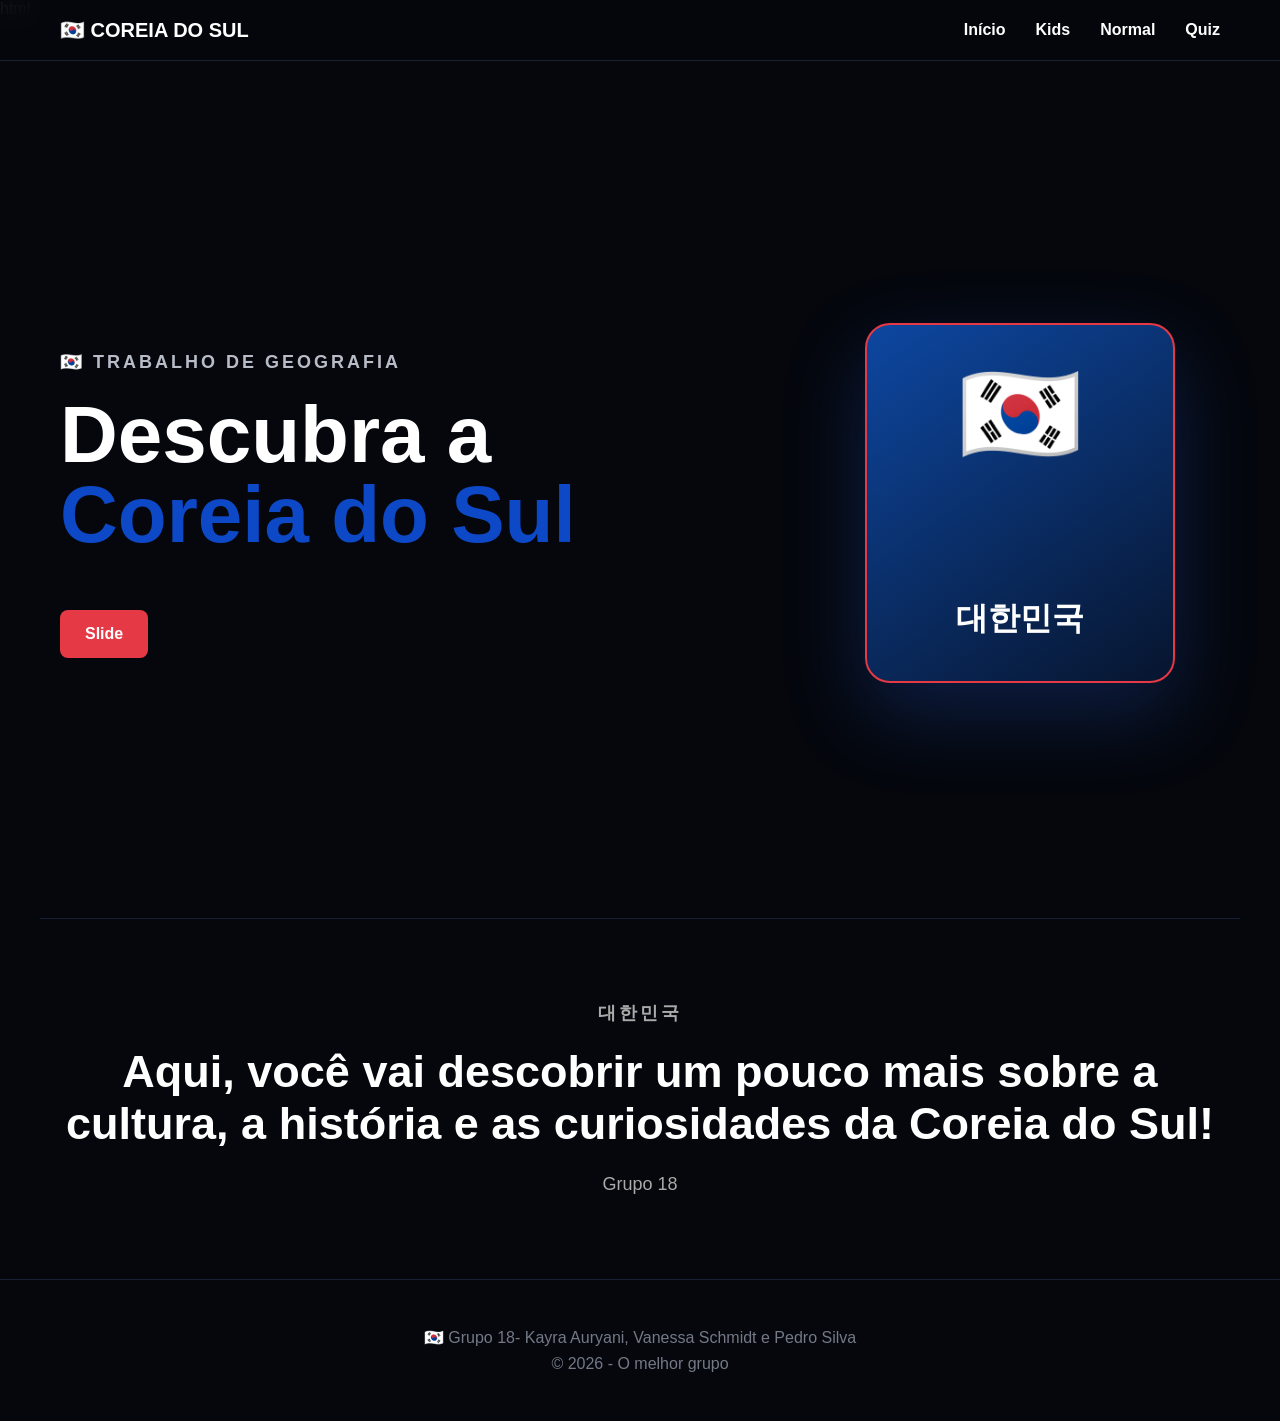
<file: index.html>
html


<!DOCTYPE html>
<html lang="pt-BR">


<head>
    <meta charset="UTF-8">
    <meta name="viewport" content="width=device-width, initial-scale=1.0">


    <title>Coreia do Sul | Início</title>


    <link rel="stylesheet" href="style1.css">
</head>


<body>


    <header>
        <nav class="navbar">


           <a href="index.html" class="logo">
                🇰🇷 COREIA DO SUL
            </a>


            <ul class="menu">
              <li><a href="index.html">Início</a></li>
                <li><a href="kids.html">Kids</a></li>
                <li><a href="normal.html">Normal</a></li>
                <li><a href="quiz.html">Quiz</a></li>
            </ul>


            <button class="menu-btn" onclick="abrirMenu()">
                ☰
            </button>


        </nav>
    </header>




    <main>


        <section class="hero">


            <div class="hero-text">


                <p class="pequeno">🇰🇷 TRABALHO DE GEOGRAFIA</p>


                <h1>
                    Descubra a
                    <span>Coreia do Sul</span>
                </h1>

                <a href="https://canva.link/4w218n6otem8tkn"
                   target="_blank"
                   class="botao">
                    Slide
                </a>


            </div>




            <div class="hero-image">


                <div class="korea-card">


                    <div class="bandeira">
                        🇰🇷
                    </div>


                    <h2>대한민국</h2>


                </div>


            </div>


        </section>




        <section class="section destaque">


            <p class="pequeno">대한민국 </p>


            <h2>
                Aqui, você vai descobrir um pouco mais sobre a cultura, a história e as curiosidades da Coreia do Sul!

            </h2>


            <p>
                Grupo 18

            </p>


        </section>


    </main>




    <footer>


        <p>🇰🇷  Grupo 18- Kayra Auryani, Vanessa Schmidt e Pedro Silva</p>


        <p>© 2026 - O melhor grupo</p>


    </footer>




    <script src="script1.js"></script>


</body>
</html>
</file>
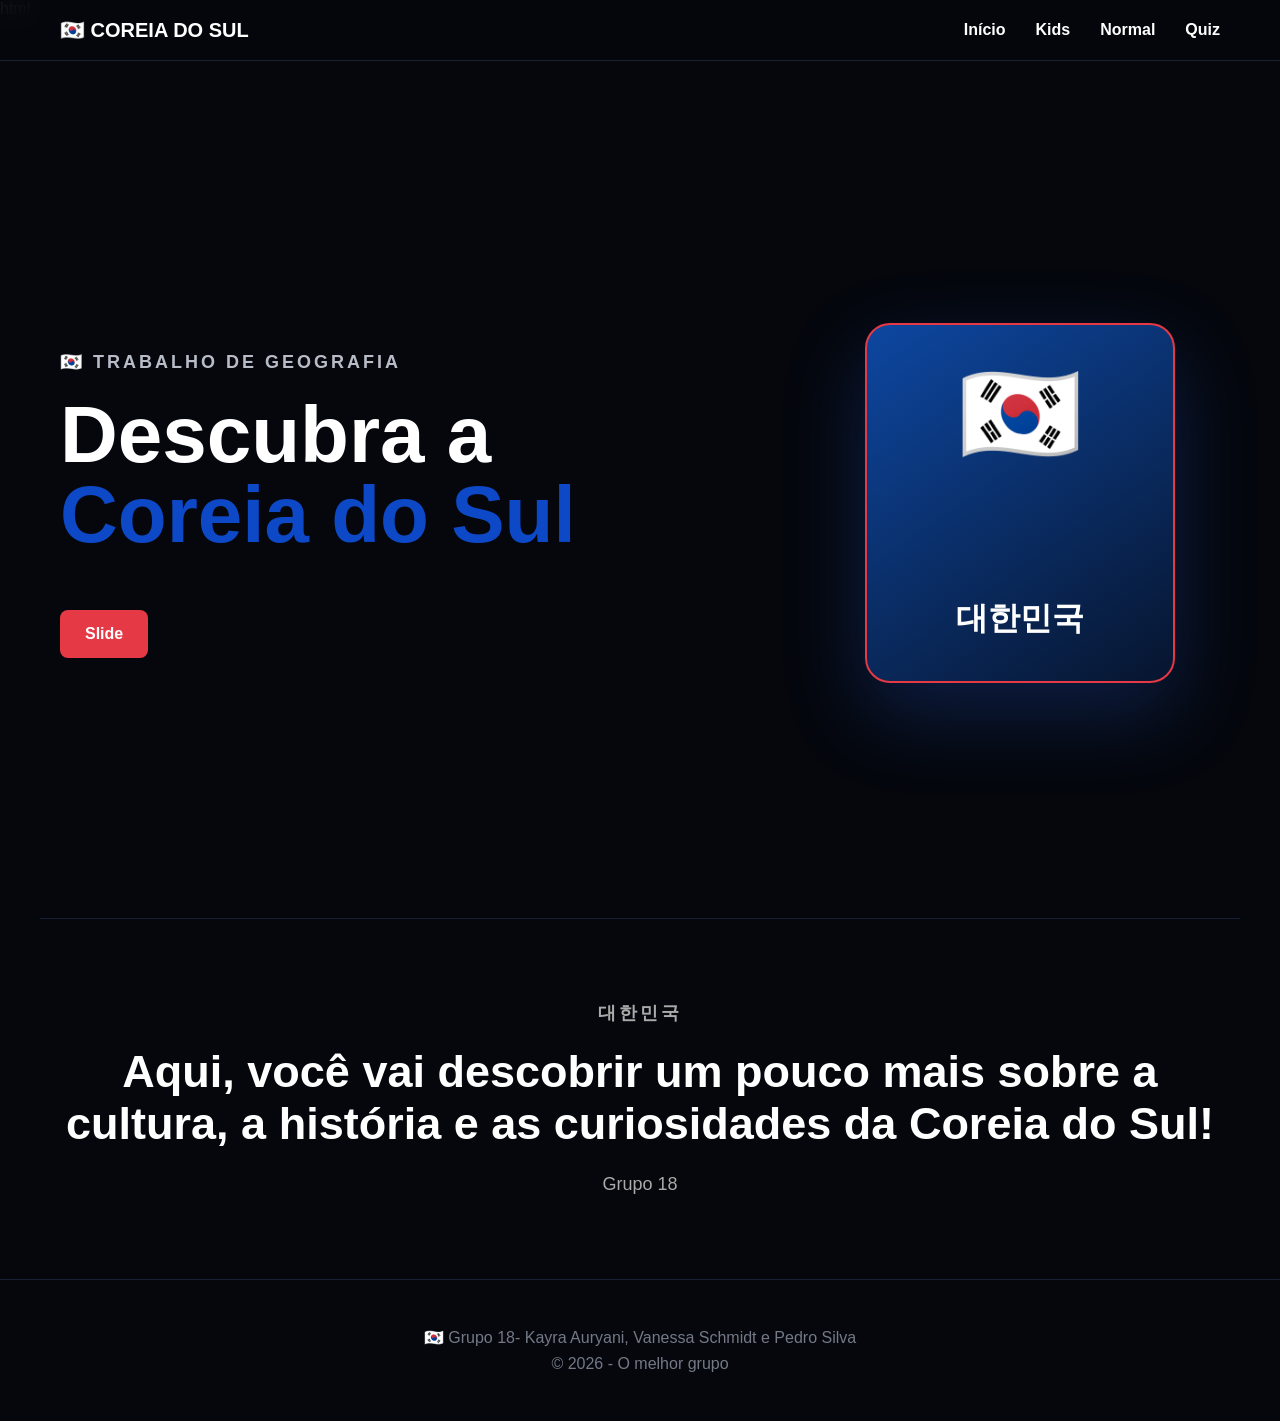
<file: index1.html>
html


<!DOCTYPE html>
<html lang="pt-BR">


<head>
    <meta charset="UTF-8">
    <meta name="viewport" content="width=device-width, initial-scale=1.0">


    <title>Coreia do Sul | Início</title>


    <link rel="stylesheet" href="style1.css">
</head>


<body>


    <header>
        <nav class="navbar">


            <a href="index.html" class="logo">
                🇰🇷 COREIA DO SUL
            </a>


            <ul class="menu">
                <li><a href="index.html">Início</a></li>
                <li><a href="kids.html">Kids</a></li>
                <li><a href="normal.html">Normal</a></li>
                <li><a href="quiz.html">Quiz</a></li>
            </ul>


            <button class="menu-btn" onclick="abrirMenu()">
                ☰
            </button>


        </nav>
    </header>




    <main>


        <section class="hero">


            <div class="hero-text">


                <p class="pequeno">🇰🇷 TRABALHO DE GEOGRAFIA</p>


                <h1>
                    Descubra a
                    <span>Coreia do Sul</span>
                </h1>

                <a href="COLOQUE-SEU-LINK-DO-CANVA-AQUI"
                   target="_blank"
                   class="botao">
                    Slide
                </a>


            </div>




            <div class="hero-image">


                <div class="korea-card">


                    <div class="bandeira">
                        🇰🇷
                    </div>


                    <h2>대한민국</h2>


                </div>


            </div>


        </section>




        <section class="section destaque">


            <p class="pequeno">대한민국 </p>


            <h2>
                Aqui, você vai descobrir um pouco mais sobre a cultura, a história e as curiosidades da Coreia do Sul!

            </h2>


            <p>
                Grupo 18

            </p>


        </section>


    </main>




    <footer>


        <p>🇰🇷  Grupo 18- Kayra Auryani, Vanessa Schmidt e Pedro Silva</p>


        <p>© 2026 - O melhor grupo</p>


    </footer>




    <script src="script1.js"></script>


</body>
</html>
</file>
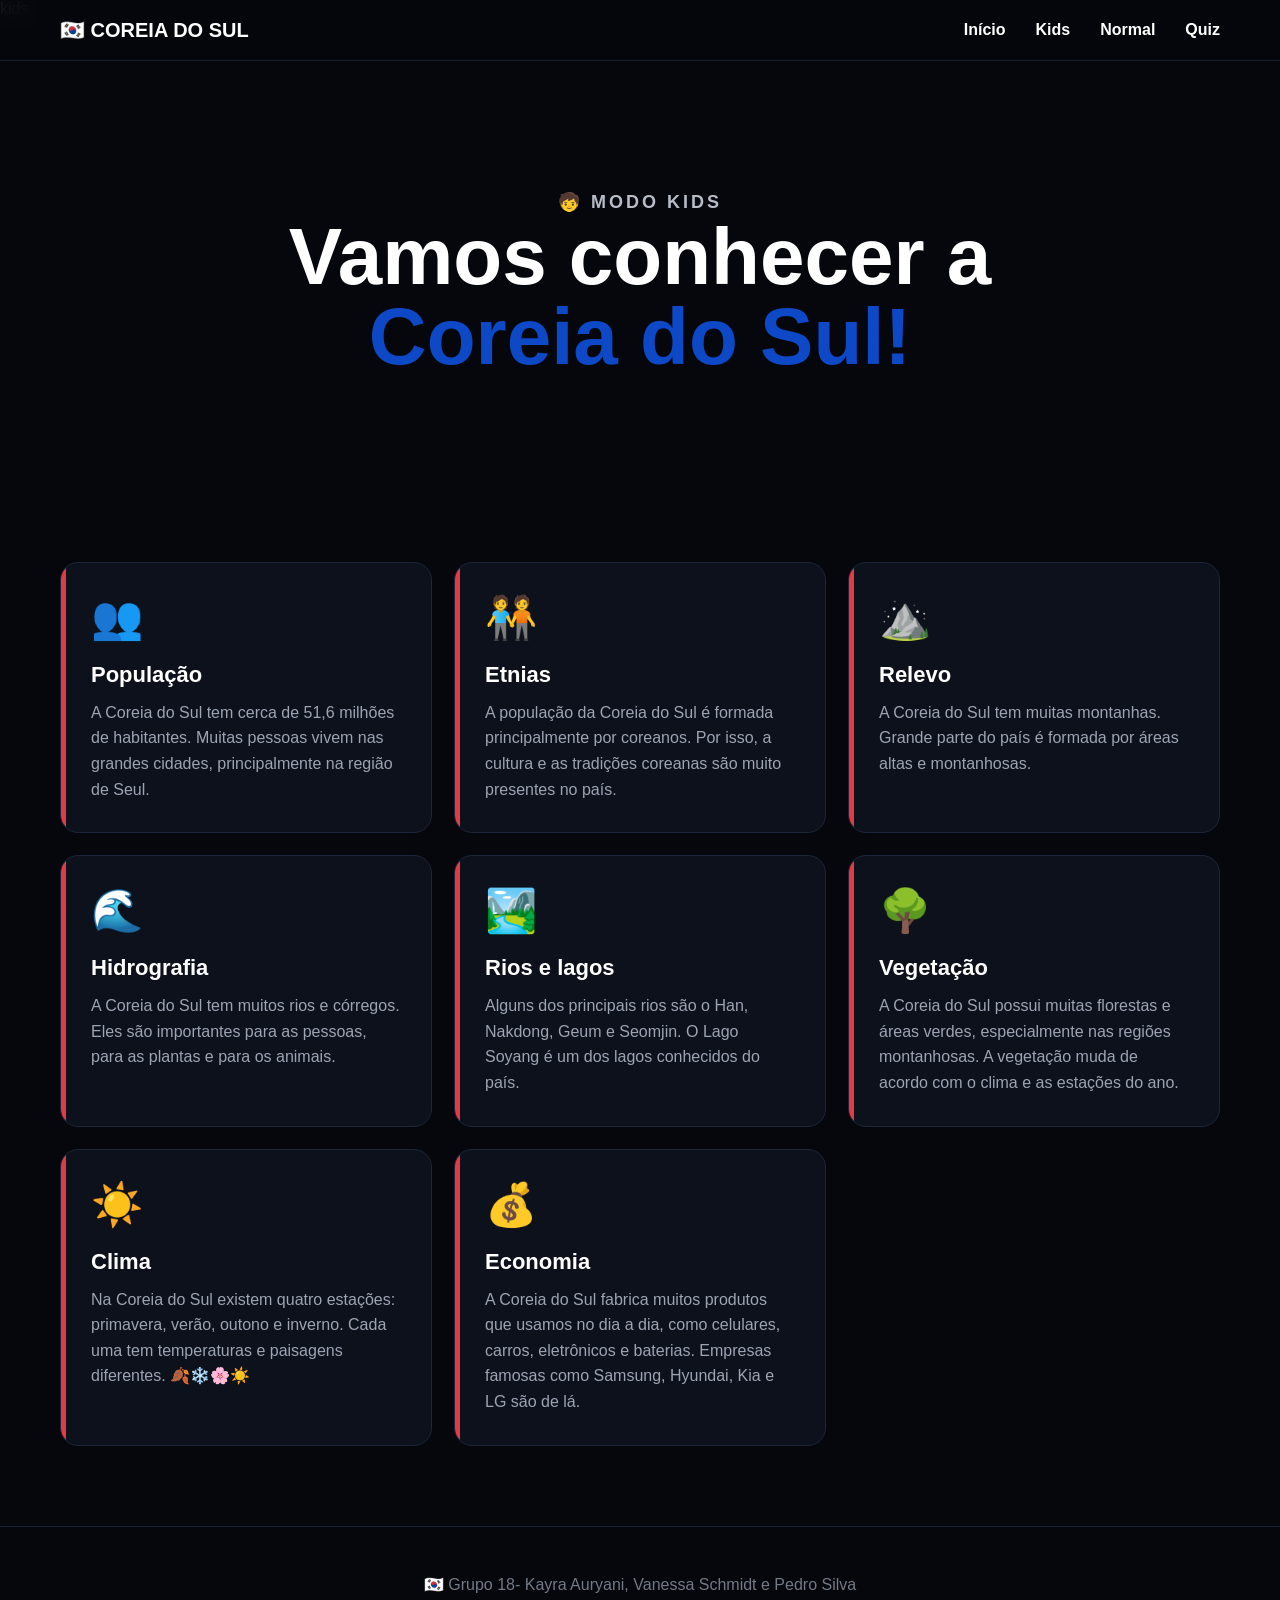
<file: kids.html>
kids


<!DOCTYPE html>
<html lang="pt-BR">


<head>
    <meta charset="UTF-8">
    <meta name="viewport" content="width=device-width, initial-scale=1.0">


    <title>Coreia do Sul | Kids</title>


    <link rel="stylesheet" href="style1.css">
</head>


<body>


    <header>
        <nav class="navbar">


            <a href="index.html" class="logo">
                🇰🇷 COREIA DO SUL
            </a>


            <ul class="menu">
                <li><a href="index.html">Início</a></li>
                <li><a href="kids.html">Kids</a></li>
                <li><a href="normal.html">Normal</a></li>
                <li><a href="quiz.html">Quiz</a></li>
            </ul>


            <button class="menu-btn" onclick="abrirMenu()">
                ☰
            </button>


        </nav>
    </header>




    <main>


        <section class="page-header kids-header">


            <p class="pequeno">🧒 MODO KIDS</p>


            <h1>
                Vamos conhecer a
                <span>Coreia do Sul!</span>
            </h1>



        </section>




        <section class="section">


            <div class="cards">


                <div class="info-card">
                    <div class="emoji">👥</div>


                    <h3>População</h3>


                    <p>
                       A Coreia do Sul tem cerca de 51,6 milhões de habitantes. Muitas pessoas vivem nas grandes cidades, principalmente na região de Seul.
                    </p>
                </div>




                <div class="info-card">
                    <div class="emoji">🧑‍🤝‍🧑</div>


                    <h3>Etnias</h3>


                    <p>
                      A população da Coreia do Sul é formada principalmente por coreanos. Por isso, a cultura e as tradições coreanas são muito presentes no país.
                    </p>
                </div>




                <div class="info-card">
                    <div class="emoji">⛰️</div>


                    <h3>Relevo</h3>


                    <p>
                       A Coreia do Sul tem muitas montanhas. Grande parte do país é formada por áreas altas e montanhosas.
                    </p>
                </div>




                <div class="info-card">
                    <div class="emoji">🌊</div>


                    <h3>Hidrografia</h3>


                    <p>
                       A Coreia do Sul tem muitos rios e córregos. Eles são importantes para as pessoas, para as plantas e para os animais.
                    </p>
                </div>




                <div class="info-card">
                    <div class="emoji">🏞️</div>


                    <h3>Rios e lagos</h3>


                    <p>
                        Alguns dos principais rios são o Han, Nakdong, Geum e Seomjin. O Lago Soyang é um dos lagos conhecidos do país.
                    </p>
                </div>




                <div class="info-card">
                    <div class="emoji">🌳</div>


                    <h3>Vegetação</h3>


                    <p>
                      A Coreia do Sul possui muitas florestas e áreas verdes, especialmente nas regiões montanhosas. A vegetação muda de acordo com o clima e as estações do ano.
                    </p>
                </div>




                <div class="info-card">
                    <div class="emoji">☀️</div>


                    <h3>Clima</h3>


                    <p>
                       Na Coreia do Sul existem quatro estações: primavera, verão, outono e inverno. Cada uma tem temperaturas e paisagens diferentes. 🍂❄️🌸☀️
                    </p>
                </div>




                <div class="info-card">
                    <div class="emoji">💰</div>


                    <h3>Economia</h3>


                    <p>
                      A Coreia do Sul fabrica muitos produtos que usamos no dia a dia, como celulares, carros, eletrônicos e baterias. Empresas famosas como Samsung, Hyundai, Kia e LG são de lá.
                    </p>
                </div>


            </div>


        </section>


    </main>




    <footer>
        <p>🇰🇷  Grupo 18- Kayra Auryani, Vanessa Schmidt e Pedro Silva</p>
    </footer>




    <script src="script1.js"></script>


</body>
</html>
</file>
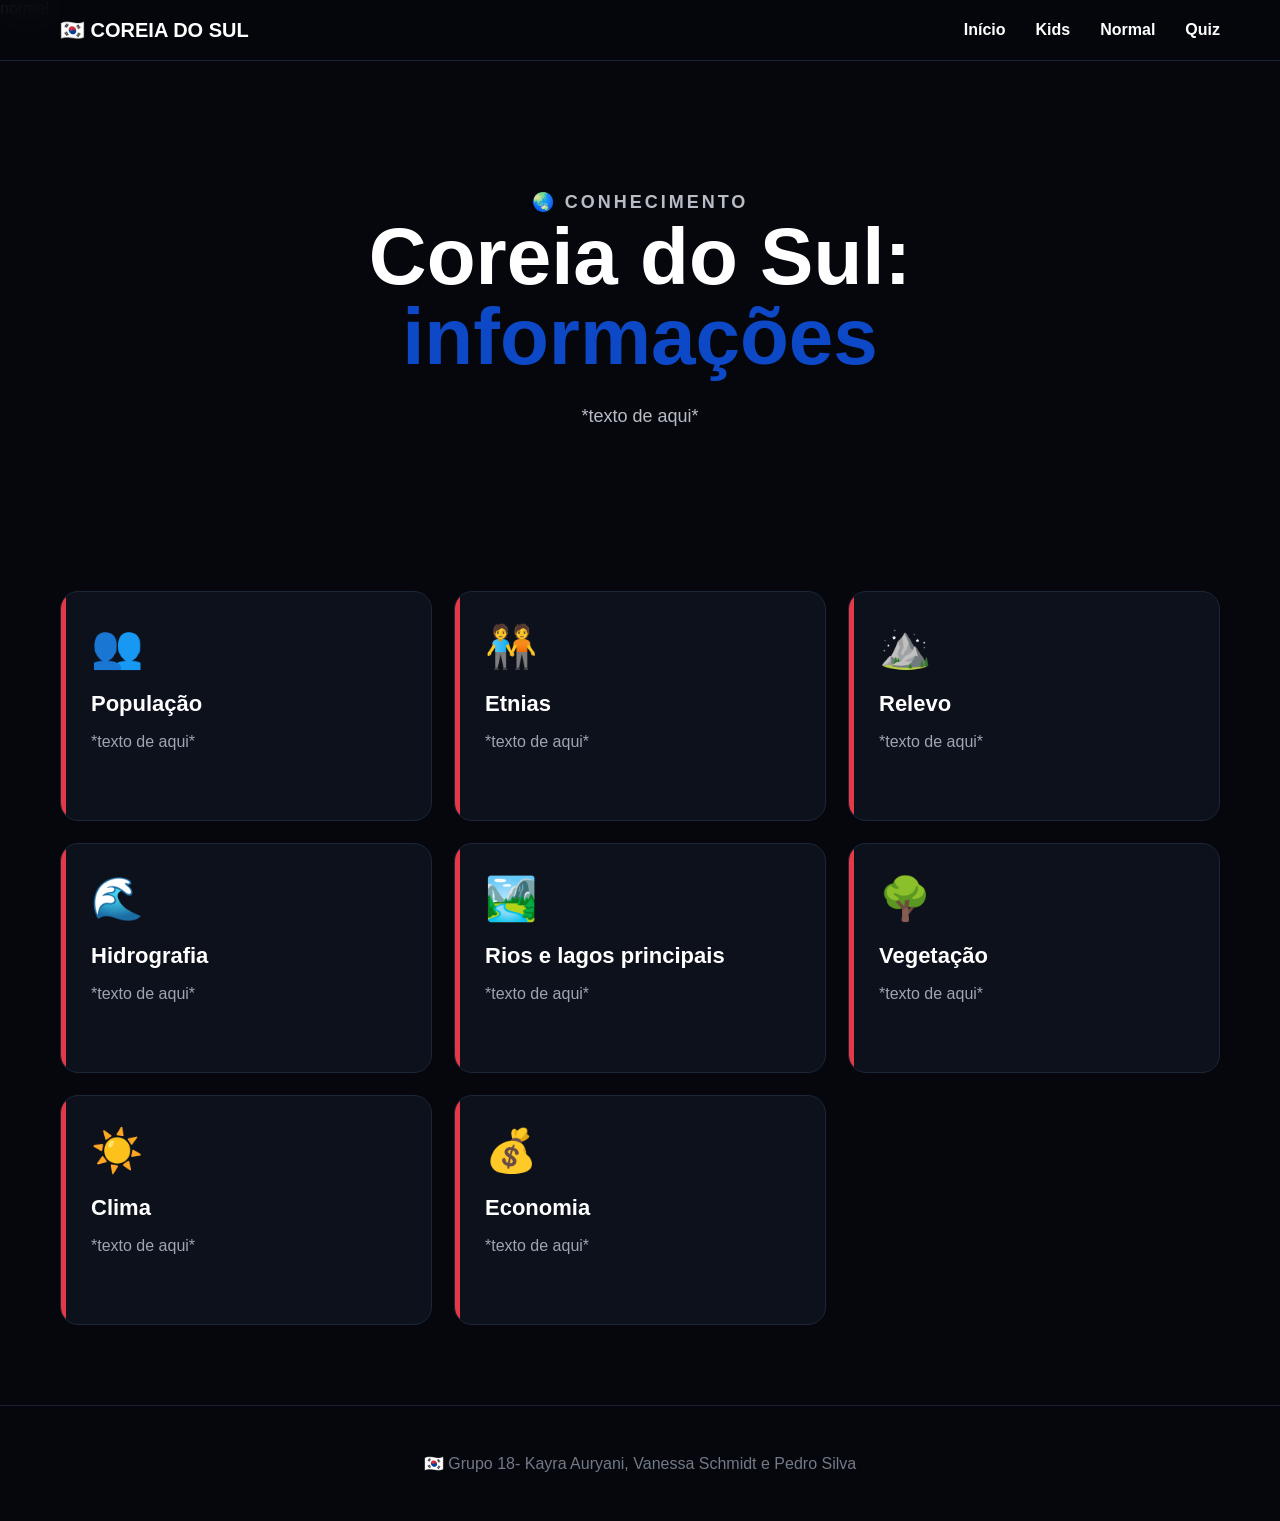
<file: normal.html>
normal


<!DOCTYPE html>
<html lang="pt-BR">


<head>
    <meta charset="UTF-8">
    <meta name="viewport" content="width=device-width, initial-scale=1.0">


    <title>Coreia do Sul | Normal</title>


    <link rel="stylesheet" href="style1.css">
</head>


<body>


    <header>
        <nav class="navbar">


            <a href="index.html" class="logo">
                🇰🇷 COREIA DO SUL
            </a>


            <ul class="menu">
                <li><a href="index.html">Início</a></li>
                <li><a href="kids.html">Kids</a></li>
                <li><a href="normal.html">Normal</a></li>
                <li><a href="quiz.html">Quiz</a></li>
            </ul>

               <button class="menu-btn" onclick="abrirMenu()">
                ☰
            </button>

        </nav>
    </header>




    <main>


        <section class="page-header">


            <p class="pequeno">🌏 CONHECIMENTO</p>


            <h1>
                Coreia do Sul:
                <span>informações</span>
            </h1>


            <p>
                *texto de aqui*
            </p>


        </section>




        <section class="section">


            <div class="cards">


                <div class="info-card">
                    <div class="emoji">👥</div>


                    <h3>População</h3>


                    <p>
                        *texto de aqui*
                    </p>
                </div>




                <div class="info-card">
                    <div class="emoji">🧑‍🤝‍🧑</div>


                    <h3>Etnias</h3>


                    <p>
                        *texto de aqui*
                    </p>
                </div>




                <div class="info-card">
                    <div class="emoji">⛰️</div>


                    <h3>Relevo</h3>


                    <p>
                        *texto de aqui*
                    </p>
                </div>




                <div class="info-card">
                    <div class="emoji">🌊</div>


                    <h3>Hidrografia</h3>


                    <p>
                        *texto de aqui*
                    </p>
                </div>




                <div class="info-card">
                    <div class="emoji">🏞️</div>


                    <h3>Rios e lagos principais</h3>


                    <p>
                        *texto de aqui*
                    </p>
                </div>




                <div class="info-card">
                    <div class="emoji">🌳</div>


                    <h3>Vegetação</h3>


                    <p>
                        *texto de aqui*
                    </p>
                </div>




                <div class="info-card">
                    <div class="emoji">☀️</div>


                    <h3>Clima</h3>


                    <p>
                        *texto de aqui*
                    </p>
                </div>




                <div class="info-card">
                    <div class="emoji">💰</div>


                    <h3>Economia</h3>


                    <p>
                        *texto de aqui*
                    </p>
                </div>


            </div>


        </section>


    </main>




    <footer>
        <p>🇰🇷 Grupo 18- Kayra Auryani, Vanessa Schmidt e Pedro Silva</p>
    </footer>




    <script src="script1.js"></script>


</body>
</html>
</file>
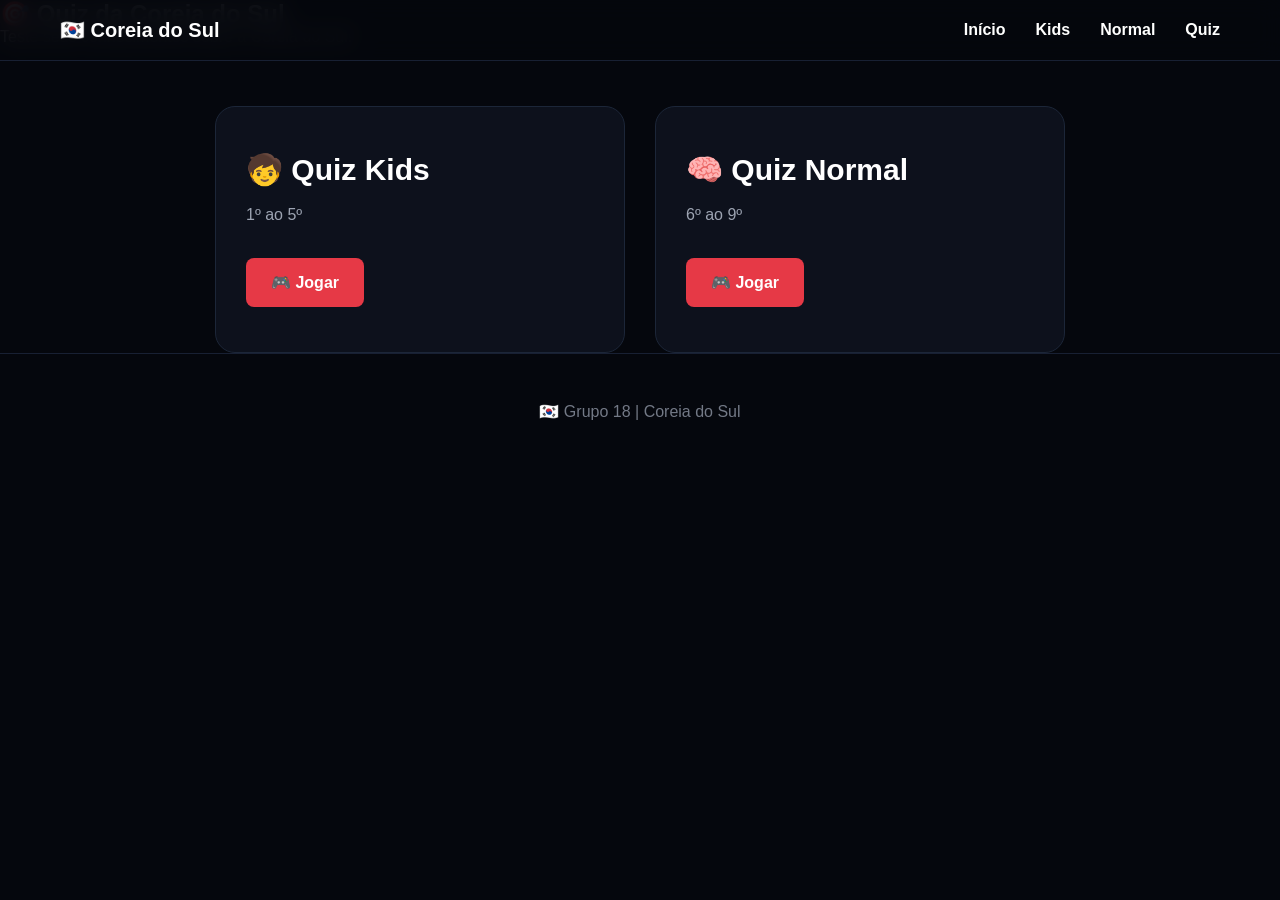
<file: quiz.html>
<!DOCTYPE html>
<html lang="pt-BR">


<head>
    <meta charset="UTF-8">
    <meta name="viewport" content="width=device-width, initial-scale=1.0">


    <title>Coreia do Sul | Normal</title>


    <link rel="stylesheet" href="style1.css">
</head>

<body>
    <header>

    <div class="navbar">

        <a href="index.html" class="logo">
            🇰🇷 Coreia do Sul
        </a>

        <nav class="menu">

            <a href="index.html">Início</a>
            <a href="kids.html">Kids</a>
            <a href="normal.html">Normal</a>
            <a href="quiz.html">Quiz</a>

        </nav>

    </div>

</header>


    <main>

        <section class="quiz-header">
            <h1>🎯 Quiz da Coreia do Sul</h1>

            <p>
                Teste seus conhecimentos sobre a Coreia do Sul!
            </p>
        </section>


        <div class="quiz-container">

            <!-- QUIZ KIDS -->
            <div class="quiz-box">

                <h2>🧒 Quiz Kids</h2>

                <p>
                    1º ao 5º 
                </p>

                <a href="https://pt.quizur.com/trivia/coreia-do-sul-criancas-1rBTE"
                   target="_blank"
                   class="botao">
                    🎮 Jogar
                </a>

            </div>


            <!-- QUIZ NORMAL -->
            <div class="quiz-box">

                <h2>🧠 Quiz Normal</h2>

                <p>
                    6º ao 9º 
                </p>

                <a href="https://pt.quizur.com/trivia/coreia-do-sul-ㅤㅤㅤㅤㅤㅤㅤㅤㅤㅤㅤㅤㅤㅤ-1rBUQ"
                   target="_blank"
                   class="botao">
                      🎮 Jogar
                </a>

            </div>

        </div>

    </main>


    <footer>
        <p>🇰🇷 Grupo 18 | Coreia do Sul</p>
    </footer>


    <script src="script1.js"></script>

</body>

</html>
</file>
<file: style1.css>
/* ==============================
   CONFIGURAÇÕES
============================== */

* {
    margin: 0;
    padding: 0;
    box-sizing: border-box;
}

html {
    scroll-behavior: smooth;
}

body {
    font-family: Arial, sans-serif;

    background: #05070d;

    color: white;

    min-height: 100vh;
}


/* ==============================
   MENU
============================== */

header {
    position: fixed;

    top: 0;
    left: 0;

    width: 100%;

    z-index: 1000;

    background: rgba(5, 7, 13, 0.92);

    backdrop-filter: blur(12px);

    border-bottom: 1px solid #182033;
}

.navbar {
    max-width: 1200px;

    margin: auto;

    padding: 18px 20px;

    display: flex;

    align-items: center;

    justify-content: space-between;
}

.logo {
    color: white;

    text-decoration: none;

    font-size: 20px;

    font-weight: bold;
}

.menu {
    display: flex;

    gap: 30px;

    list-style: none;
}

.menu a {
    color: white;

    text-decoration: none;

    font-weight: bold;

    transition: 0.3s;
}

.menu a:hover {
    color: #e63946;
}


/* MENU CELULAR */

.menu-btn {
    display: none;

    background: none;

    border: none;

    color: white;

    font-size: 28px;

    cursor: pointer;
}


/* ==============================
   INÍCIO
============================== */

.hero {
    max-width: 1200px;

    min-height: 100vh;

    margin: auto;

    padding: 140px 20px 70px;

    display: flex;

    align-items: center;

    justify-content: space-between;

    gap: 60px;
}

.hero-text {
    max-width: 650px;
}

.pequeno {
    color: #e63946;

    font-weight: bold;

    letter-spacing: 3px;

    margin-bottom: 18px;
}

.hero h1,
.page-header h1,
.quiz-page h1 {
    font-size: clamp(45px, 7vw, 80px);

    line-height: 1;

    margin-bottom: 25px;
}

.hero h1 span,
.page-header h1 span,
.quiz-page h1 span {
    color: #0d48c6;
}

.hero p,
.page-header p,
.quiz-page > p {
    color: #b7bcc7;

    font-size: 18px;

    line-height: 1.6;
}


/* ==============================
   BOTÕES
============================== */

.botao {
    display: inline-block;

    margin-top: 30px;

    padding: 15px 25px;

    background: #e63946;

    color: rgb(255, 254, 254);

    text-decoration: none;

    border-radius: 8px;

    font-weight: bold;

    transition: 0.3s;
}

.botao:hover {
    background: #061e50;

    transform: translateY(-4px);
}


/* ==============================
   CARD DA BANDEIRA
============================== */

.hero-image {
    width: 400px;

    height: 400px;

    display: flex;

    align-items: center;

    justify-content: center;
}

.korea-card {
    width: 310px;

    height: 360px;

    padding: 30px;

    border-radius: 25px;

    background:
        linear-gradient(
            145deg,
            #0d47a1,
            #07152e
        );

    border: 2px solid #e63946;

    box-shadow:
        0 30px 80px rgba(37, 99, 235, 0.25);

    display: flex;

    flex-direction: column;

    justify-content: flex-end;

    text-align: center;
}

.bandeira {
    font-size: 100px;

    margin-bottom: auto;
}

.korea-card h2 {
    font-size: 32px;

    margin-bottom: 10px;
}

.korea-card p {
    color: #c7ccd6;
}


/* ==============================
   CABEÇALHO DAS PÁGINAS
============================== */

.page-header {
    max-width: 1200px;

    margin: auto;

    padding: 170px 20px 80px;

    text-align: center;
}

.page-header h1 {
    max-width: 850px;

    margin-left: auto;

    margin-right: auto;
}

.page-header p {
    max-width: 700px;

    margin: auto;
}


/* ==============================
   SEÇÕES
============================== */

.section {
    max-width: 1200px;

    margin: auto;

    padding: 80px 20px;
}

.destaque {
    border-top: 1px solid #182033;

    text-align: center;
}

.destaque h2 {
    font-size: 45px;

    margin-bottom: 20px;
}

.destaque p {
    color: #aaa;

    font-size: 18px;

    line-height: 1.6;
}


/* ==============================
   CARDS
============================== */

.cards {
    display: grid;

    grid-template-columns:
        repeat(3, 1fr);

    gap: 22px;
}

.info-card {
    padding: 30px;

    min-height: 230px;

    background: #0d111c;

    border: 1px solid #1c2638;

    border-radius: 18px;

    position: relative;

    overflow: hidden;

    transition: 0.3s;
}

.info-card::before {
    content: "";

    position: absolute;

    left: 0;
    top: 0;

    width: 5px;

    height: 100%;

    background: #e63946;
}

.info-card:hover {
    transform: translateY(-8px);

    border-color: #2563eb;

    box-shadow:
        0 15px 40px rgba(37, 99, 235, 0.15);
}

.emoji {
    font-size: 42px;

    margin-bottom: 20px;
}

.info-card h3 {
    font-size: 22px;

    margin-bottom: 12px;
}

.info-card p {
    color: #9da4b2;

    line-height: 1.6;
}


/* ==============================
   QUIZ
============================== */

.quiz-page {
    max-width: 1200px;

    min-height: 100vh;

    margin: auto;

    padding: 170px 20px 100px;

    text-align: center;
}

.quiz-page > p {
    max-width: 650px;

    margin-left: auto;

    margin-right: auto;
}


/* CONTAINER DOS QUIZZES */

.quiz-container {
    margin-top: 60px;

    display: flex;

    justify-content: center;

    align-items: stretch;

    gap: 30px;

    max-width: 850px;

    margin-left: auto;

    margin-right: auto;
}


/* CADA DIV DO QUIZ */

.quiz-box {
    flex: 1;

    padding: 45px 30px;

    background: #0d111c;

    border: 1px solid #1c2638;

    border-radius: 20px;

    transition: 0.3s;
}

.quiz-box:hover {
    transform: translateY(-8px);

    border-color: #e63946;
}

.quiz-box h2 {
    font-size: 30px;

    margin-bottom: 15px;
}

.quiz-box p {
    color: #9da4b2;

    line-height: 1.6;
}

.grande {
    font-size: 65px;
}


/* ==============================
   RODAPÉ
============================== */

footer {
    text-align: center;

    padding: 40px 20px;

    color: #737986;

    border-top: 1px solid #182033;
}

footer p {
    margin: 8px;
}


/* ==============================
   CELULAR
============================== */

@media (max-width: 768px) {

    .menu {
        display: none;

        position: absolute;

        top: 70px;

        left: 0;

        width: 100%;

        padding: 25px;

        background: #080b13;

        flex-direction: column;

        text-align: center;

        gap: 20px;
    }

    .menu.ativo {
        display: flex;
    }

    .menu-btn {
        display: block;
    }


    .hero {
        flex-direction: column;

        text-align: center;

        padding-top: 140px;
    }

    .hero-image {
        width: 100%;

        height: auto;
    }


    .page-header {
        padding-top: 140px;
    }


    .cards {
        grid-template-columns: 1fr;
    }


    /* QUIZZES NO CELULAR */

    .quiz-container {
        flex-direction: column;

        align-items: center;
    }

    .quiz-box {
        width: 100%;
    }


    .section {
        padding: 60px 20px;
    }

}
</file>
